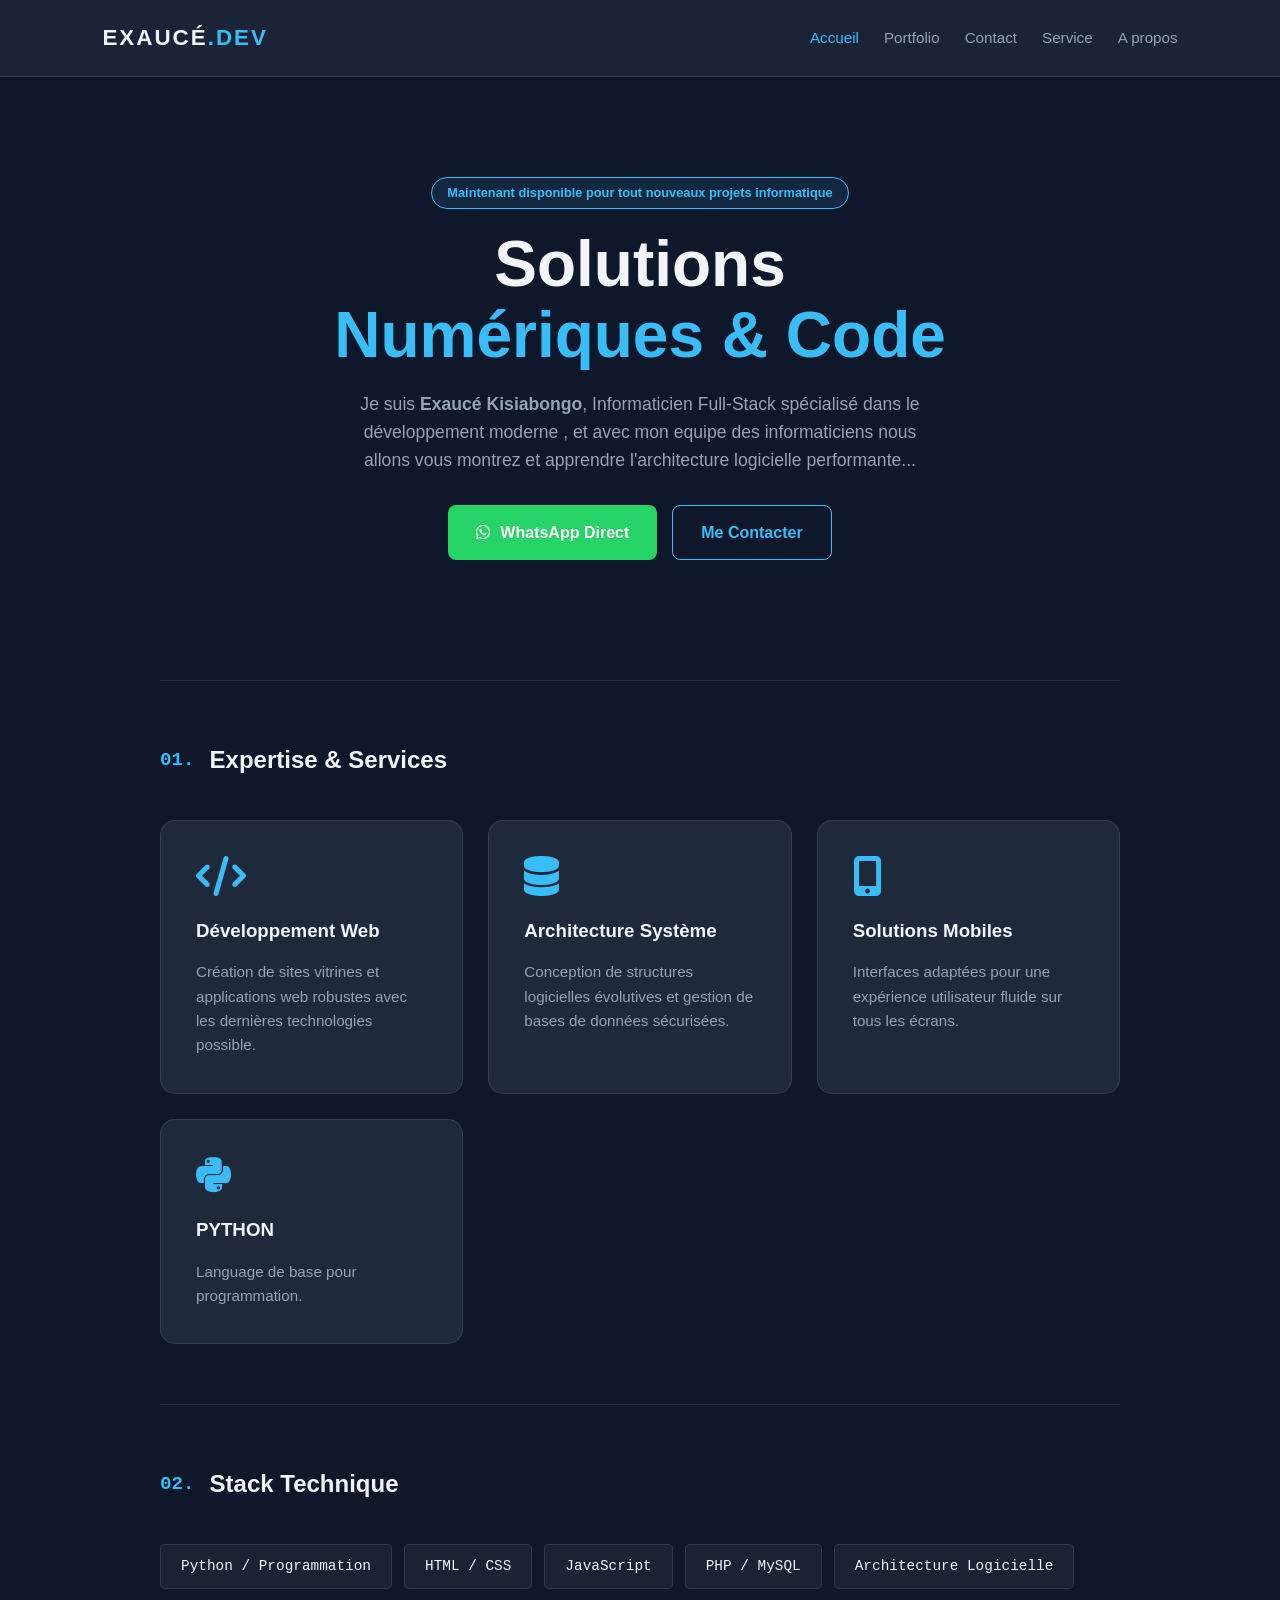
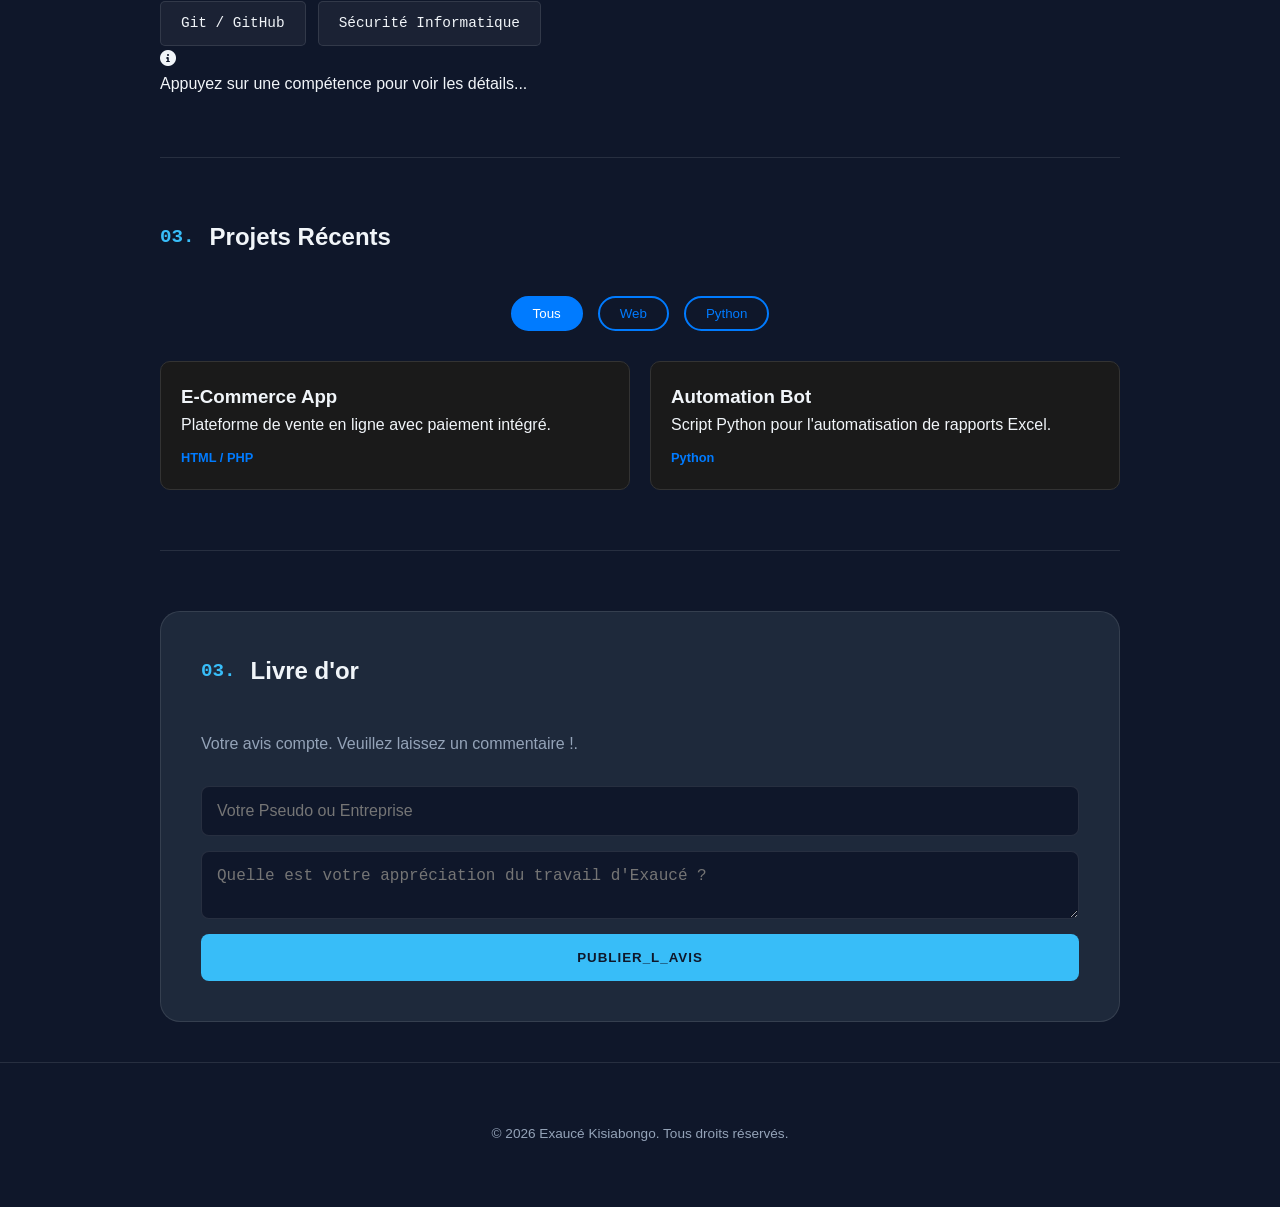
<file: index.html>
<!DOCTYPE html>
<html lang="fr">
<head>
    <meta charset="UTF-8">
    <meta name="viewport" content="width=device-width, initial-scale=1.0">
    <title>Exaucé.Dev | Portfolio Officiel</title>
    <link rel="stylesheet" href="style.css">
    <link rel="stylesheet" href="https://cdnjs.cloudflare.com/ajax/libs/font-awesome/6.0.0/css/all.min.css">
</head>
<body>

    <div id="loader"><div class="pulse"></div></div>

    <div id="main-content">
        <nav class="navbar">
            <div class="logo">EXAUCÉ<span>.DEV</span></div>
            <ul class="nav-links">
                <li><a href="index.html" class="active">Accueil</a></li>
                <li><a href="portfolio.html">Portfolio</a></li>
                <li><a href="contact.html">Contact</a></li>
                <li><a href="service.html">Service</a></li>
                <li><a href="apropos.html">A propos</a></li>
            </ul>
        </nav>

        <main class="container">
            <section class="hero">
                <div class="badge">Maintenant disponible pour tout nouveaux projets informatique</div>
                <h1>Solutions <br><span>Numériques & Code</span></h1>
                <p>Je suis <strong>Exaucé Kisiabongo</strong>, Informaticien Full-Stack spécialisé dans le développement moderne , et avec mon equipe des informaticiens nous allons vous montrez et apprendre l'architecture logicielle performante...</p>
                <div class="cta-buttons">
                    <a href="https://wa.me/243842317817?text=Bonjour%20Exaucé,%20je%20souhaite%20discuter%20d'un%20projet." 
                       target="_blank" class="btn-wa">
                       <i class="fab fa-whatsapp"></i> WhatsApp Direct
                    </a>
                    <a href="contact.html" class="btn-contact">Me Contacter</a>
                </div>
            </section>

            <hr class="separator">

            <section class="info-section">
                <div class="section-title">
                    <span>01.</span>
                    <h2>Expertise & Services</h2>
                </div>
                
                <div class="services-grid">
                    <div class="service-card">
                        <i class="fas fa-code"></i>
                        <h3>Développement Web</h3>
                        <p>Création de sites vitrines et applications web robustes avec les dernières technologies possible.</p>
                    </div>
                    <div class="service-card">
                        <i class="fas fa-database"></i>
                        <h3>Architecture Système</h3>
                        <p>Conception de structures logicielles évolutives et gestion de bases de données sécurisées.</p>
                    </div>
                    <div class="service-card">
                        <i class="fas fa-mobile-alt"></i>
                        <h3>Solutions Mobiles</h3>
                        <p>Interfaces adaptées pour une expérience utilisateur fluide sur tous les écrans.</p>
                    </div>
                    
                    <div class="service-card">
                        <i class="fab fa-python"></i>
                        <h3>PYTHON </h3>
                        <p>Language de base pour programmation.</p>
                    </div>
                </div>
            </section>

            
            
            <hr class="separator">

            <section class="skills-section">
                <div class="section-title">
                    <span>02.</span>
                    <h2>Stack Technique</h2>
                </div>
                <div class="skills-tags">
                    <span class="skill-clickable" data-info="Expertise en Python pour l'automatisation, le scripting et l'analyse de données.">Python / Programmation</span>
                    <span class="skill-clickable" data-info="Maîtrise du HTML5 pour la structure et CSS3 pour des designs modernes et responsifs.">HTML / CSS</span>
                    <span class="skill-clickable" data-info="Développement d'interfaces dynamiques et interactives côté client avec JS moderne.">JavaScript </span>
                    <span class="skill-clickable" data-info="Conception de systèmes dynamiques avec PHP et gestion de bases de données MySQL.">PHP / MySQL</span>
                    <span class="skill-clickable" data-info="Planification et organisation des composants logiciels pour une performance maximale.">Architecture Logicielle</span>
                    <span class="skill-clickable" data-info="Gestion de version et collaboration efficace sur des dépôts de code distants.">Git / GitHub</span>
                    <span class="skill-clickable" data-info="Protection des systèmes et mise en place de protocoles de sécurité robustes.">Sécurité Informatique</span>
                </div>

                <div id="skill-detail-box" class="skill-detail-hidden">
                    <i class="fas fa-info-circle"></i>
                    <p id="skill-text">Appuyez sur une compétence pour voir les détails...</p>
                </div>
            </section>
            
            
             <hr class="separator">

<section class="projects-section">
    <div class="section-title">
        <span>03.</span>
        <h2>Projets Récents</h2>
    </div>

    <div class="filter-buttons">
        <button class="btn-filter active" data-filter="all">Tous</button>
        <button class="btn-filter" data-filter="web">Web</button>
        <button class="btn-filter" data-filter="python">Python</button>
    </div>

    <div class="projects-grid">
        <div class="project-card" data-category="web">
            <div class="project-content">
                <h3>E-Commerce App</h3>
                <p>Plateforme de vente en ligne avec paiement intégré.</p>
                <span class="tag">HTML / PHP</span>
            </div>
        </div>

        <div class="project-card" data-category="python">
            <div class="project-content">
                <h3>Automation Bot</h3>
                <p>Script Python pour l'automatisation de rapports Excel.</p>
                <span class="tag">Python</span>
            </div>
        </div>
    </div>
</section>


            <hr class="separator">
            <section class="feedback-section">
                <div class="section-title">
                    <span>03.</span>
                    <h2>Livre d'or</h2>
                </div>
                <p class="section-desc">Votre avis compte. Veuillez laissez un commentaire !.</p>
                
                <div class="comment-box">
                    <form action="https://formspree.io/f/mzdjrdkp" method="POST" id="comment-form">
                        <input type="text" name="pseudo" placeholder="Votre Pseudo ou Entreprise" required maxlength="30">
                        <textarea name="message" placeholder="Quelle est votre appréciation du travail d'Exaucé ?" required maxlength="500"></textarea>
                        
                        <input type="text" name="_gotcha" style="display:none">
                        
                        <button type="submit" class="btn-submit">PUBLIER_L_AVIS</button>
                    </form>
                    <div id="status-msg"></div>
                </div>
            </section>
        </main>

        <footer class="footer">
            <p>&copy; 2026 Exaucé Kisiabongo. Tous droits réservés.</p>
        </footer >
    </div>

    <script src="script.js"></script>
</body>
</html>
</file>
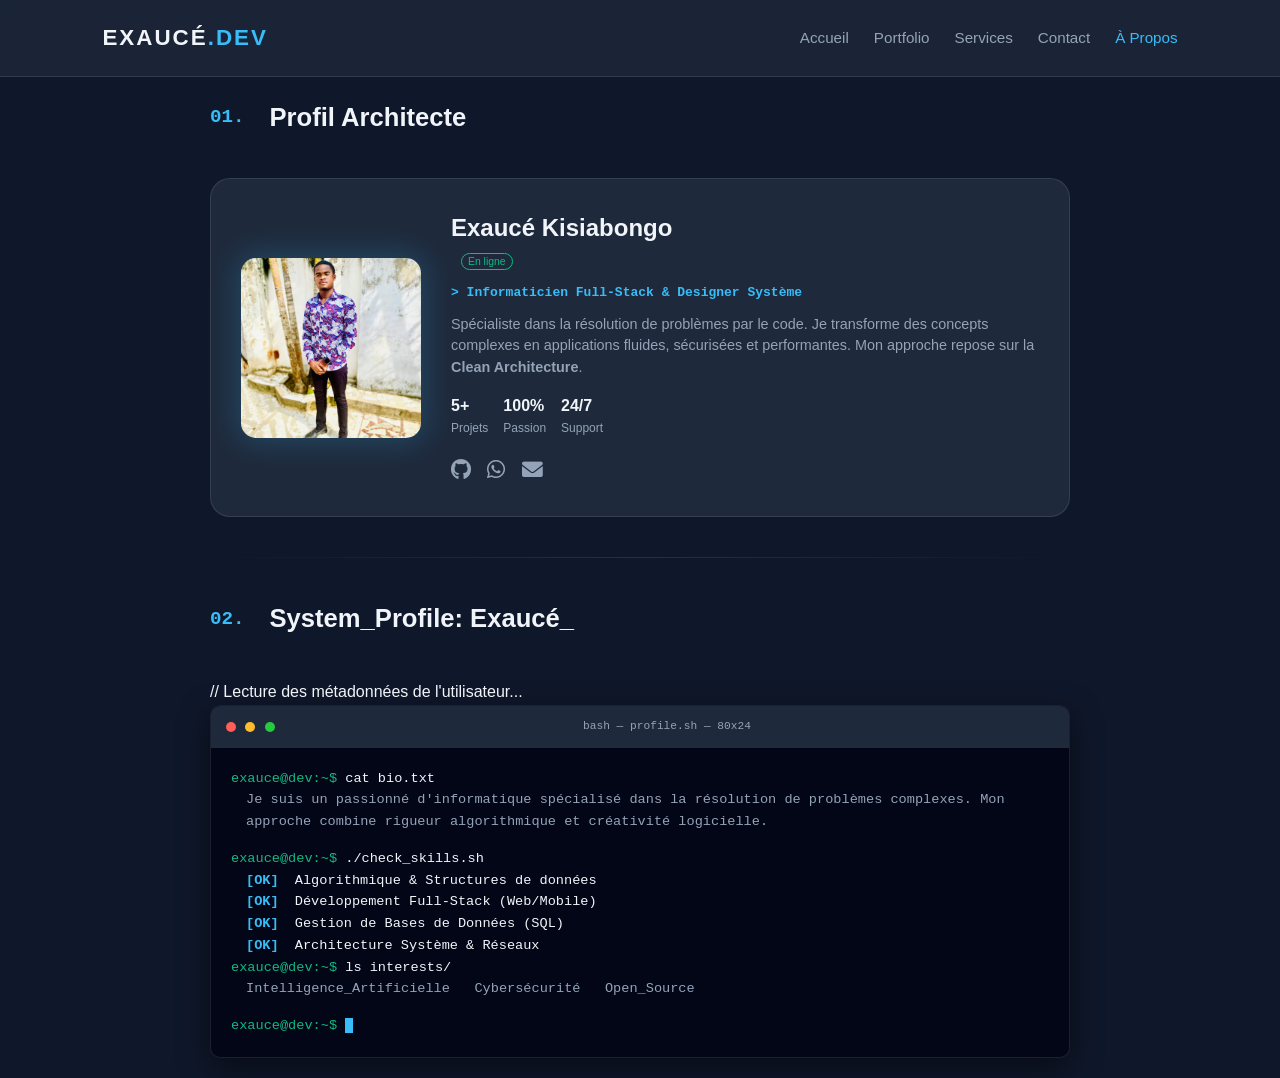
<file: apropos.html>
<!DOCTYPE html>
<html lang="fr">
<head>
    <meta charset="UTF-8">
    <meta name="viewport" content="width=device-width, initial-scale=1.0">
    <title>À Propos | Exaucé Dev</title>
    <link rel="stylesheet" href="https://cdnjs.cloudflare.com/ajax/libs/font-awesome/6.0.0/css/all.min.css">
    <link rel="stylesheet" href="style.css">
    <link rel="stylesheet" href="apropos.css">
</head>
<body class="about-page">
    <header>
        <nav class="navbar">
            <div class="logo">EXAUCÉ<span>.DEV</span></div>
            <ul class="nav-links">
                <li><a href="index.html">Accueil</a></li>
                <li><a href="portfolio.html">Portfolio</a></li>
                <li><a href="service.html">Services</a></li>
                <li><a href="contact.html">Contact</a></li>
                <li><a href="apropos.html" class="active">À Propos</a></li>
            </ul>
        </nav>
    </header>

    <main class="container">
        <section class="creator-section">
            <div class="section-title">
                <span>01.</span>
                <h2>Profil Architecte</h2>
            </div>

            <div class="creator-card">
                <div class="creator-visual">
                    <img src="exauce.jpg" alt="Exaucé Kisiabongo" class="profile-img">
                    <div class="glow-effect"></div>
                </div>

                <div class="creator-content">
                    <div class="header-content">
                        <h3>Exaucé Kisiabongo</h3>
                        <span class="status-indicator">En ligne</span>
                    </div>
                    <p class="role">&gt; Informaticien Full-Stack & Designer Système</p>
                    <p class="bio">
                        Spécialiste dans la résolution de problèmes par le code. Je transforme des concepts complexes en applications fluides, sécurisées et performantes. Mon approche repose sur la <strong>Clean Architecture</strong>.
                    </p>

                    <div class="creator-stats">
                        <div class="stat"><span>5+</span> Projets</div>
                        <div class="stat"><span>100%</span> Passion</div>
                        <div class="stat"><span>24/7</span> Support</div>
                    </div>

                    <div class="creator-social">
                        <a href="https://github.com/ton-pseudo" target="_blank" title="GitHub"><i class="fab fa-github"></i></a>
                        <a href="https://wa.me/243842317817" target="_blank" title="WhatsApp"><i class="fab fa-whatsapp"></i></a>
                        <a href="mailto:kisiabongoamange@gmail.com" title="Email"><i class="fas fa-envelope"></i></a>
                    </div>
                </div>
            </div>
        </section>

        <hr class="separator">

        <section class="about-header">
            <div class="section-title">
                <span>02.</span>
                <h2>System_Profile: Exaucé_</h2>
            </div>
            <p class="meta-text">// Lecture des métadonnées de l'utilisateur...</p>
        </section>

        <div class="terminal-window">
            <div class="terminal-bar">
                <div class="buttons">
                    <span class="close"></span>
                    <span class="minimize"></span>
                    <span class="maximize"></span>
                </div>
                <div class="title">bash — profile.sh — 80x24</div>
            </div>

            <div class="terminal-body" id="terminal-content">
                <p><span class="prompt">exauce@dev:~$</span> cat bio.txt</p>
                <p class="response">Je suis un passionné d'informatique spécialisé dans la résolution de problèmes complexes. Mon approche combine rigueur algorithmique et créativité logicielle.</p>

                <p><span class="prompt">exauce@dev:~$</span> ./check_skills.sh</p>
                <ul class="skill-logs">
                    <li><span class="status">[OK]</span> Algorithmique & Structures de données</li>
                    <li><span class="status">[OK]</span> Développement Full-Stack (Web/Mobile)</li>
                    <li><span class="status">[OK]</span> Gestion de Bases de Données (SQL)</li>
                    <li><span class="status">[OK]</span> Architecture Système & Réseaux</li>
                </ul>

                <p><span class="prompt">exauce@dev:~$</span> ls interests/</p>
                <p class="response">Intelligence_Artificielle &nbsp; Cybersécurité &nbsp; Open_Source</p>

                <p><span class="prompt">exauce@dev:~$</span> <span class="cursor"></span></p>
            </div>
        </div>
    </main>

    <script src="apropos.js"></script>
</body>
</html>
</file>
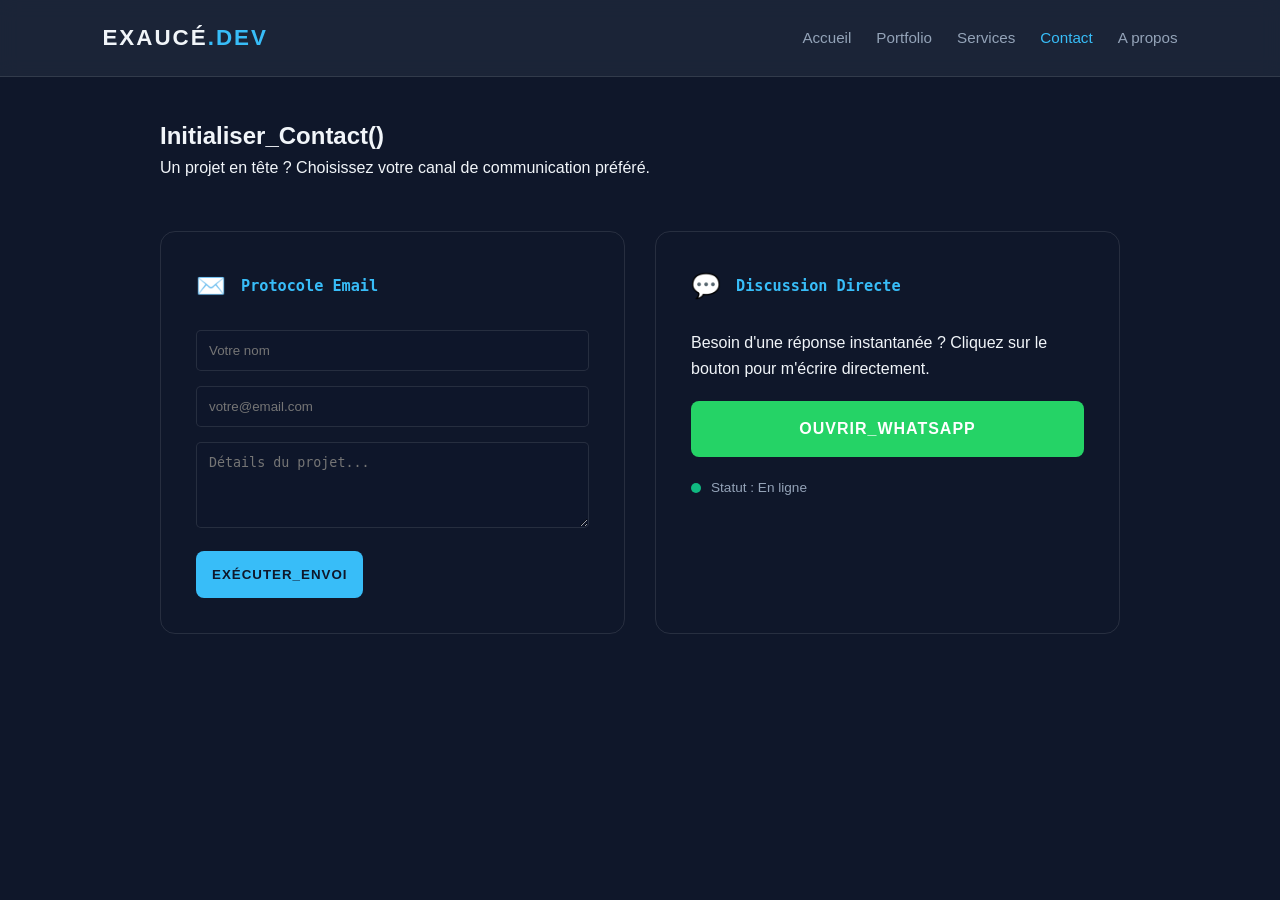
<file: contact.html>
<!DOCTYPE html>
<html lang="fr">
<head>
    <meta charset="UTF-8">
    <meta name="viewport" content="width=device-width, initial-scale=1.0">
    <title>Contact | Exaucé.Dev</title>
    <link rel="stylesheet" href="style.css">
    <link rel="stylesheet" href="contact.css">
</head>
<body class="contact-page">

    <nav class="navbar">
        <div class="logo">EXAUCÉ<span>.DEV</span></div>
        <ul class="nav-links">
            <li><a href="index.html">Accueil</a></li>
            <li><a href="portfolio.html">Portfolio</a></li>
            <li><a href="service.html">Services</a></li>
            <li><a href="contact.html" class="active">Contact</a></li>
            <li><a href="apropos.html">A propos</a></li>
        </ul>
    </nav>

    <main class="container">
        <section class="contact-header">
            <h1>Initialiser_Contact()</h1>
            <p>Un projet en tête ? Choisissez votre canal de communication préféré.</p>
        </section>

        <div class="contact-grid">
            <div class="contact-box">
                <div class="box-header">
                    <span class="icon">✉️</span>
                    <h3>Protocole Email</h3>
                </div>
                <form action="https://formspree.io/f/mzdjrdkp" method="POST" id="contact-form">
                    <div class="input-field">
                        <input type="text" name="name" placeholder="Votre nom" required>
                    </div>
                    <div class="input-field">
                        <input type="email" name="email" placeholder="votre@email.com" required>
                    </div>
                    <div class="input-field">
                        <textarea name="message" rows="4" placeholder="Détails du projet..." required></textarea>
                    </div>
                    <button type="submit" class="btn-submit">EXÉCUTER_ENVOI</button>
                </form>
                <div id="form-status"></div>
            </div>

            <div class="contact-box whatsapp-box">
                <div class="box-header">
                    <span class="icon">💬</span>
                    <h3>Discussion Directe</h3>
                </div>
                <p class="whatsapp-desc">Besoin d'une réponse instantanée ? Cliquez sur le bouton pour m'écrire directement.</p>
                
                <a href="https://wa.me/243842317817?text=Bonjour%20Exaucé,%20je%20viens%20de%20découvrir%20votre%20portfolio%20et%20j'aimerais%20discuter%20d'un%20projet%20avec%20vous." 
                   target="_blank" class="btn-whatsapp">
                    OUVRIR_WHATSAPP
                </a>

                <div class="status-badge">
                    <span class="pulse-dot"></span>
                    <span>Statut : En ligne</span>
                </div>
            </div>
        </div>
    </main>

    <script src="contact.js"></script>
</body>
</html>
</file>
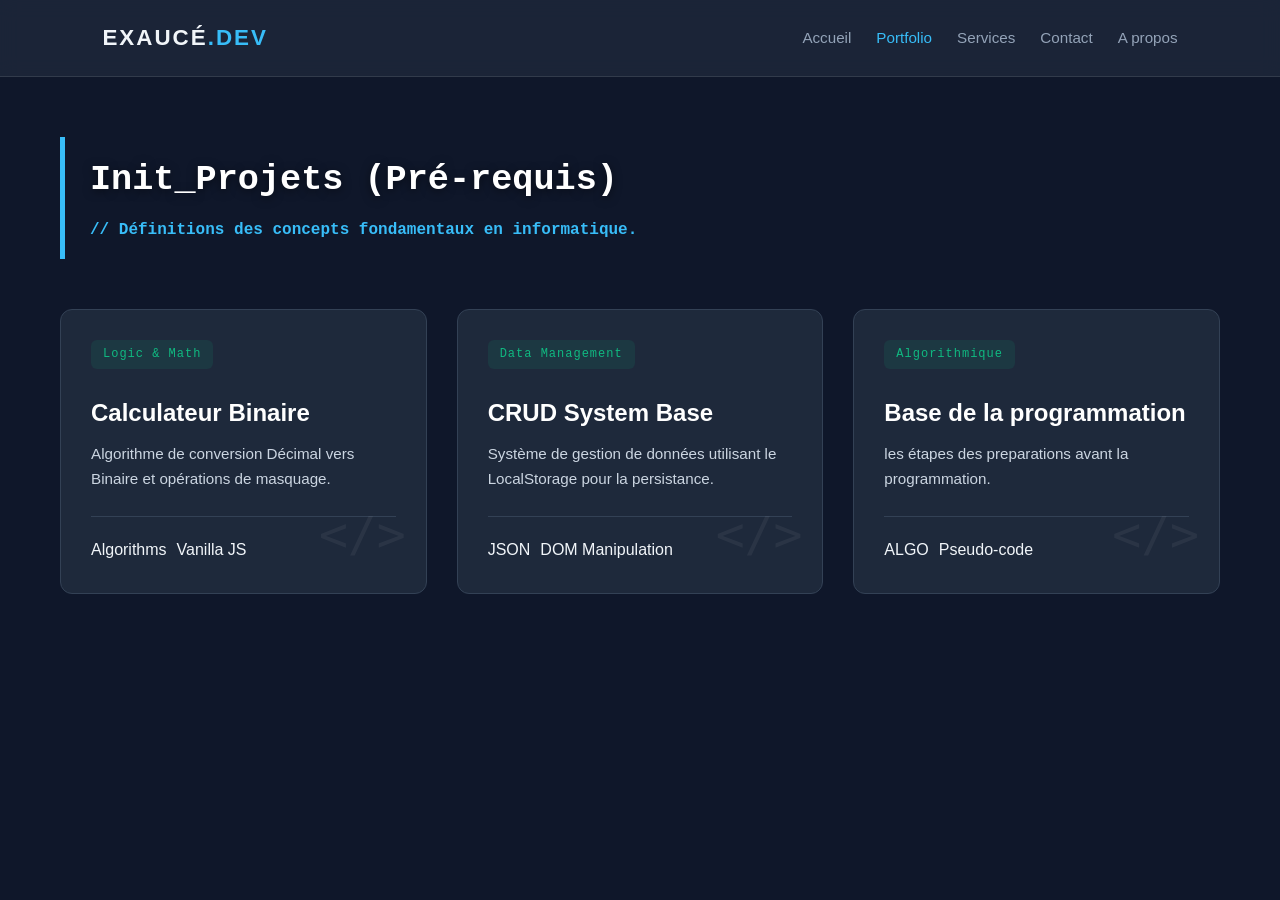
<file: portfolio.html>
<!DOCTYPE html>
<html lang="fr">
<head>
    <meta charset="UTF-8">
    <meta name="viewport" content="width=device-width, initial-scale=1.0">
    <title>Portfolio | Exaucé Kisiabongo</title>
    <link rel="stylesheet" href="style.css">
    <link rel="stylesheet" href="portfolio.css">
</head>
<body class="tech-theme">
    <header>
        <nav class="navbar">
            <div class="logo">EXAUCÉ<span>.DEV</span></div>
            <ul class="nav-links">
                <li><a href="index.html">Accueil</a></li>
                <li><a href="portfolio.html" class="active">Portfolio</a></li>
                <li><a href="service.html">Services</a></li>
                <li><a href="contact.html">Contact</a></li>
                <li><a href="apropos.html">A propos</a></l
            </ul>
        </nav>
    </header>

    <main class="portfolio-container">
        <section class="portfolio-header">
            <h1>Init_Projets (Pré-requis)</h1>
            <p>// Définitions des concepts fondamentaux en informatique.</p>
        </section>

        <div class="project-grid">
            <article class="project-card">
                <div class="category-tag">Logic & Math</div>
                <h3>Calculateur Binaire</h3>
                <p>Algorithme de conversion Décimal vers Binaire et opérations de masquage.</p>
                <div class="tech-stack">
                    <span class="tech-badge">Algorithms</span>
                    <span class="tech-badge">Vanilla JS</span>
                </div>
            </article>

            <article class="project-card">
                <div class="category-tag">Data Management</div>
                <h3>CRUD System Base</h3>
                <p>Système de gestion de données utilisant le LocalStorage pour la persistance.</p>
                <div class="tech-stack">
                    <span class="tech-badge">JSON</span>
                    <span class="tech-badge">DOM Manipulation</span>
                </div>
            </article>
            
             <article class="project-card">
                <div class="category-tag">Algorithmique</div>
                <h3>Base de la programmation</h3>
                <p>les étapes des preparations avant la programmation.</p>
                <div class="tech-stack">
                    <span class="tech-badge">ALGO</span>
                    <span class="tech-badge">Pseudo-code</span>
                </div>
            </article>
            
        </div>
    </main>

    <script src="../script.js"></script>
</body>
</html>
</file>
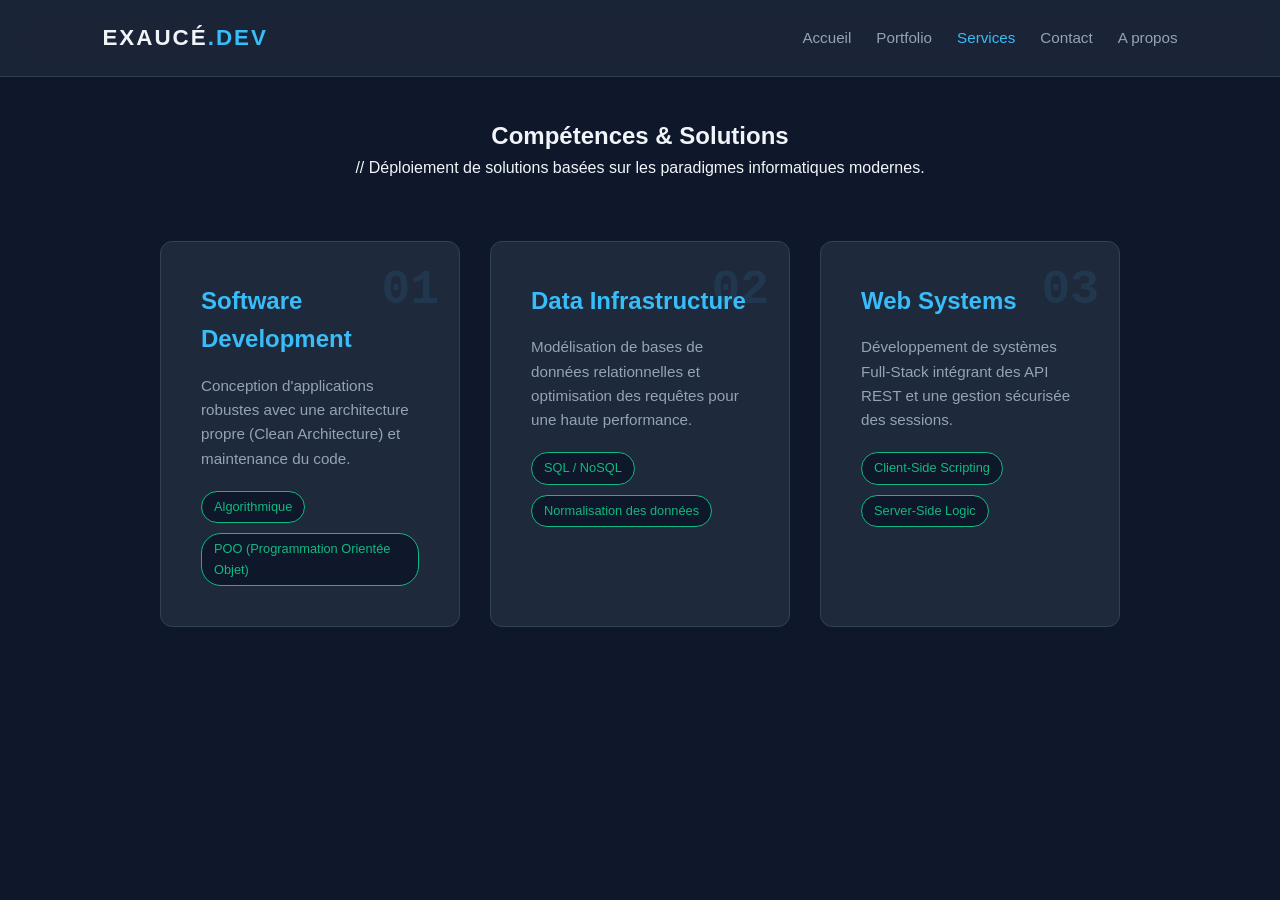
<file: service.html>
<!DOCTYPE html>
<html lang="fr">
<head>
    <meta charset="UTF-8">
    <meta name="viewport" content="width=device-width, initial-scale=1.0">
    <title>Services | Exaucé Kisiabongo</title>
    <link rel="stylesheet" href="style.css">
    <link rel="stylesheet" href="service.css">
</head>
<body class="services-page">
    <header>
        <nav class="navbar">
            <div class="logo">EXAUCÉ<span>.DEV</span></div>
            <ul class="nav-links">
                <li><a href="index.html">Accueil</a></li>
                <li><a href="portfolio.html">Portfolio</a></li>
                <li><a href="service.html" class="active">Services</a></li>
                <li><a href="contact.html">Contact</a></li>
                <li><a href="apropos.html">A propos</a></li>
            </ul>
        </nav>
    </header>

    <main class="container">
        <section class="services-intro">
            <h1>Compétences & Solutions</h1>
            <p>// Déploiement de solutions basées sur les paradigmes informatiques modernes.</p>
        </section>

          <div class="services-grid">
    <div class="service-card">
        <div class="icon">01</div>
        <h3>Software Development</h3>
        <p>Conception d'applications robustes avec une architecture propre (Clean Architecture) et maintenance du code.</p>
        <ul class="tech-list">
            <li class="clickable-tech" data-info="L'algorithmique est l'ensemble des règles et étapes logiques permettant de résoudre un problème complexe de manière optimale.">Algorithmique</li>
            <li class="clickable-tech" data-info="La POO est un modèle de programmation basé sur le concept d'objets, qui peuvent contenir des données et du code.">POO (Programmation Orientée Objet)</li>
        </ul>
        <div class="info-box"></div> </div>

    <div class="service-card">
        <div class="icon">02</div>
        <h3>Data Infrastructure</h3>
        <p>Modélisation de bases de données relationnelles et optimisation des requêtes pour une haute performance.</p>
        <ul class="tech-list">
            <li class="clickable-tech" data-info="SQL est utilisé pour les données structurées, tandis que NoSQL permet de gérer des données non structurées et massives.">SQL / NoSQL</li>
            <li class="clickable-tech" data-info="La normalisation consiste à organiser les données pour minimiser la redondance et améliorer l'intégrité de la base.">Normalisation des données</li>
        </ul>
        <div class="info-box"></div>
    </div>

    <div class="service-card">
        <div class="icon">03</div>
        <h3>Web Systems</h3>
        <p>Développement de systèmes Full-Stack intégrant des API REST et une gestion sécurisée des sessions.</p>
        <ul class="tech-list">
            <li class="clickable-tech" data-info="Le Client-Side concerne tout ce que l'utilisateur voit (HTML/CSS/JS) dans son navigateur.">Client-Side Scripting</li>
            <li class="clickable-tech" data-info="Le Server-Side concerne la logique métier, la sécurité et la communication avec la base de données.">Server-Side Logic</li>
        </ul>
        <div class="info-box"></div>
    </div>
</div>

        
    </main>

    <script src="service.js"></script>
</body>
</html>
</file>
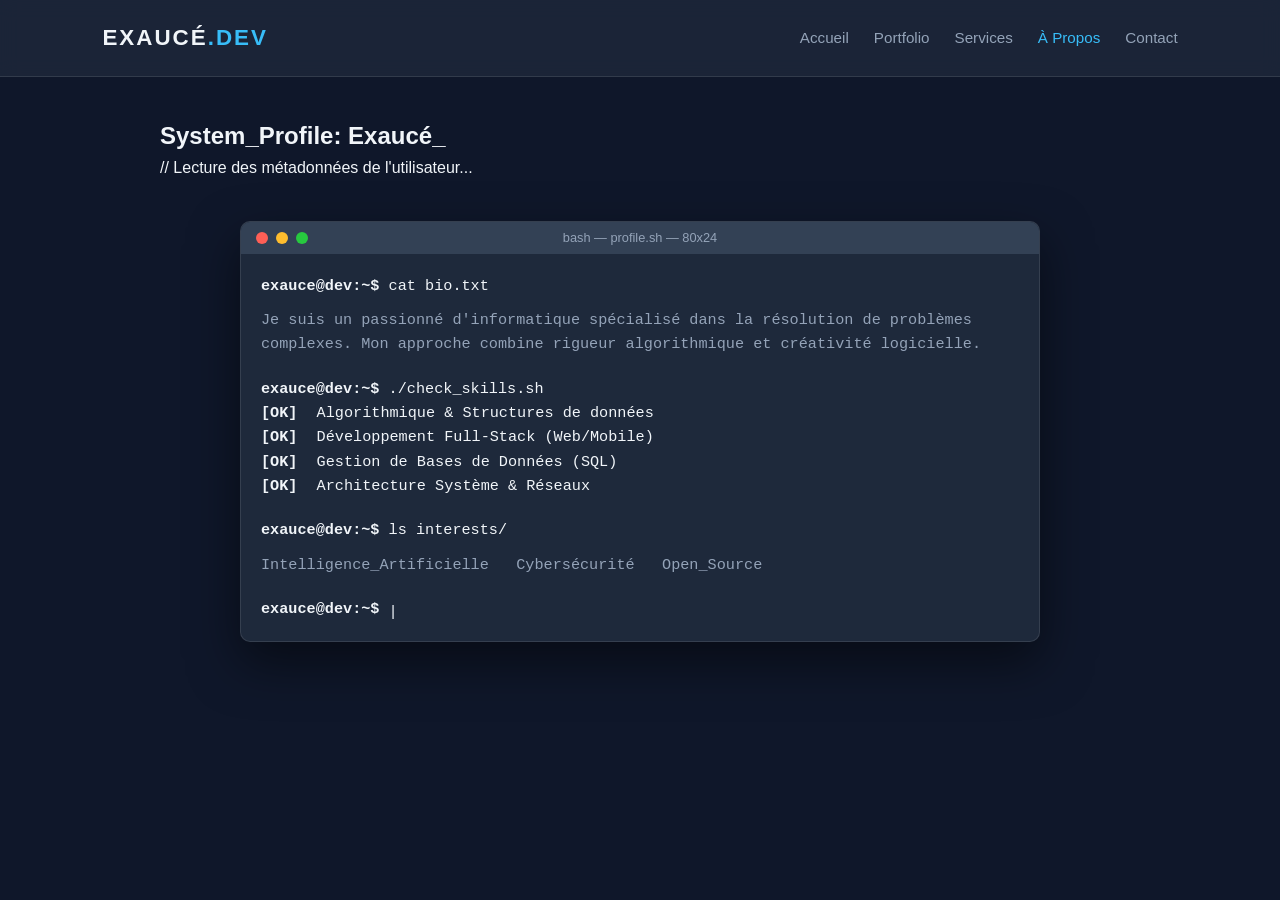
<file: à propos.html>
<!DOCTYPE html>
<html lang="fr">
<head>
    <meta charset="UTF-8">
    <meta name="viewport" content="width=device-width, initial-scale=1.0">
    <title>À Propos | Exaucé Dev</title>
    <link rel="stylesheet" href="style.css">
    <link rel="stylesheet" href="à propos.css">
</head>
<body class="about-page">
    <header>
        <nav class="navbar">
            <div class="logo">EXAUCÉ<span>.DEV</span></div>
            <ul class="nav-links">
                <li><a href="../index.html">Accueil</a></li>
                <li><a href="portfolio.html">Portfolio</a></li>
                <li><a href="service.html">Services</a></li>
                <li><a href="apropos.html" class="active">À Propos</a></li>
                <li><a href="contact.html">Contact</a></li>
            </ul>
        </nav>
    </header>

    <main class="container">
        <section class="about-header">
            <h1>System_Profile: Exaucé_</h1>
            <p>// Lecture des métadonnées de l'utilisateur...</p>
        </section>

        <div class="terminal-window">
            <div class="terminal-bar">
                <div class="buttons">
                    <span class="close"></span>
                    <span class="minimize"></span>
                    <span class="maximize"></span>
                </div>
                <div class="title">bash — profile.sh — 80x24</div>
            </div>
            
            <div class="terminal-body" id="terminal-content">
                <p><span class="prompt">exauce@dev:~$</span> cat bio.txt</p>
                <p class="response">Je suis un passionné d'informatique spécialisé dans la résolution de problèmes complexes. Mon approche combine rigueur algorithmique et créativité logicielle.</p>
                
                <p><span class="prompt">exauce@dev:~$</span> ./check_skills.sh</p>
                <ul class="skill-logs">
                    <li><span class="status">[OK]</span> Algorithmique & Structures de données</li>
                    <li><span class="status">[OK]</span> Développement Full-Stack (Web/Mobile)</li>
                    <li><span class="status">[OK]</span> Gestion de Bases de Données (SQL)</li>
                    <li><span class="status">[OK]</span> Architecture Système & Réseaux</li>
                </ul>

                <p><span class="prompt">exauce@dev:~$</span> ls interests/</p>
                <p class="response">Intelligence_Artificielle &nbsp; Cybersécurité &nbsp; Open_Source</p>
                
                <p><span class="prompt">exauce@dev:~$</span> <span class="cursor">|</span></p>
            </div>
        </div>
    </main>

    <script src="../script.js"></script>
</body>
</html>
</file>
<file: style.css>
.project-card {
    transition: opacity 0.3s ease, transform 0.3s ease;
}

.filter-buttons {
    display: flex;
    justify-content: center;
    gap: 15px;
    margin-bottom: 30px;
}

.btn-filter {
    padding: 8px 20px;
    border: 2px solid #007bff;
    background: transparent;
    color: #007bff;
    cursor: pointer;
    border-radius: 20px;
    transition: 0.3s;
}

.btn-filter.active, .btn-filter:hover {
    background: #007bff;
    color: white;
}

.projects-grid {
    display: grid;
    grid-template-columns: repeat(auto-fit, minmax(280px, 1fr));
    gap: 20px;
}

.project-card {
    background: #1a1a1a;
    border: 1px solid #333;
    padding: 20px;
    border-radius: 10px;
    transition: transform 0.3s ease;
}

.project-card:hover {
    transform: translateY(-5px);
}

.project-card.hidden {
    display: none;
}

.tag {
    display: inline-block;
    margin-top: 10px;
    font-size: 0.8rem;
    color: #007bff;
    font-weight: bold;
}


.navbar {
    display: flex;
    justify-content: space-between; /* Espace le logo des liens */
    align-items: center;
    padding: 15px 5%;
    background: rgba(15, 23, 42, 0.95);
    position: sticky;
    top: 0;
    z-index: 1000;
}

.nav-links {
    display: flex;
    list-style: none;
    gap: 15px; /* Espace entre Accueil, Portfolio, etc. */
}

/* Version Mobile : Empêche le chevauchement */
@media (max-width: 600px) {
    .navbar {
        flex-direction: column; /* Met le logo au-dessus des liens sur petit écran */
        gap: 10px;
    }
    
    .nav-links {
        gap: 10px;
        font-size: 0.85rem; /* Réduit un peu la taille pour que tout tienne */
    }
}


/* --- VARIABLES ET RESET --- */
:root {
    --bg: #0f172a;           /* Bleu nuit profond */
    --card: #1e293b;         /* Bleu ardoise pour les cartes */
    --accent: #38bdf8;       /* Bleu ciel (Electric Blue) */
    --text: #f1f5f9;         /* Blanc cassé pour le texte */
    --text-dim: #94a3b8;     /* Texte grisé pour les descriptions */
    --border: rgba(255, 255, 255, 0.1);
    --wa-green: #25D366;     /* Vert WhatsApp */
}

* {
    margin: 0;
    padding: 0;
    box-sizing: border-box;
}

html {
    scroll-behavior: smooth;
}

body {
    background-color: var(--bg) !important;
    color: var(--text);
    font-family: 'Segoe UI', Tahoma, Geneva, Verdana, sans-serif;
    line-height: 1.6;
    overflow-x: hidden;
}

/* --- NAVIGATION --- */
.navbar {
    display: flex;
    justify-content: space-between;
    align-items: center;
    padding: 20px 8%;
    background: rgba(30, 41, 59, 0.8);
    backdrop-filter: blur(10px);
    position: sticky;
    top: 0;
    z-index: 1000;
    border-bottom: 1px solid var(--border);
}

.logo {
    font-size: 1.4rem;
    font-weight: bold;
    letter-spacing: 2px;
}

.logo span {
    color: var(--accent);
}

.nav-links {
    display: flex;
    list-style: none;
    gap: 25px;
}

.nav-links a {
    color: var(--text-dim);
    text-decoration: none;
    font-size: 0.95rem;
    transition: 0.3s;
}

.nav-links a:hover, .nav-links a.active {
    color: var(--accent);
}

/* --- MISE EN PAGE GÉNÉRALE --- */
.container {
    max-width: 1000px;
    margin: 0 auto;
    padding: 40px 20px;
}

.separator {
    border: 0;
    border-top: 1px solid var(--border);
    margin: 60px 0;
}

.section-title {
    display: flex;
    align-items: center;
    gap: 15px;
    margin-bottom: 40px;
}

.section-title span {
    color: var(--accent);
    font-family: monospace;
    font-size: 1.2rem;
    font-weight: bold;
}

/* --- SECTION HERO (ACCUEIL) --- */
.hero {
    text-align: center;
    padding: 60px 0;
}

.badge {
    display: inline-block;
    background: rgba(56, 189, 248, 0.1);
    color: var(--accent);
    padding: 5px 15px;
    border-radius: 20px;
    font-size: 0.8rem;
    font-weight: bold;
    margin-bottom: 20px;
    border: 1px solid var(--accent);
}

.hero h1 {
    font-size: clamp(2.5rem, 8vw, 4rem);
    line-height: 1.1;
    margin-bottom: 20px;
}

.hero h1 span {
    color: var(--accent);
}

.hero p {
    color: var(--text-dim);
    max-width: 600px;
    margin: 0 auto 30px;
    font-size: 1.1rem;
}

.cta-buttons {
    display: flex;
    justify-content: center;
    gap: 15px;
    flex-wrap: wrap;
}

.btn-wa {
    background-color: var(--wa-green);
    color: white;
    padding: 14px 28px;
    border-radius: 8px;
    text-decoration: none;
    font-weight: bold;
    display: flex;
    align-items: center;
    gap: 10px;
    transition: 0.3s;
}

.btn-contact {
    border: 1px solid var(--accent);
    color: var(--accent);
    padding: 14px 28px;
    border-radius: 8px;
    text-decoration: none;
    font-weight: bold;
    transition: 0.3s;
}

.btn-wa:hover, .btn-contact:hover {
    transform: translateY(-3px);
    box-shadow: 0 10px 20px rgba(0, 0, 0, 0.2);
}

/* --- SERVICES & EXPERTISE --- */
.services-grid {
    display: grid;
    grid-template-columns: repeat(auto-fit, minmax(280px, 1fr));
    gap: 25px;
}

.service-card {
    background: var(--card);
    padding: 35px;
    border-radius: 15px;
    border: 1px solid var(--border);
    transition: 0.3s ease;
}

.service-card:hover {
    border-color: var(--accent);
    transform: translateY(-5px);
}

.service-card i {
    font-size: 2.5rem;
    color: var(--accent);
    margin-bottom: 20px;
}

.service-card h3 {
    margin-bottom: 15px;
}

.service-card p {
    color: var(--text-dim);
    font-size: 0.95rem;
}

/* --- SKILLS / TECHNOLOGIES --- */
.skills-tags {
    display: flex;
    flex-wrap: wrap;
    gap: 12px;
}

.skills-tags span {
    background: rgba(255, 255, 255, 0.05);
    padding: 10px 20px;
    border-radius: 5px;
    border: 1px solid var(--border);
    font-family: monospace;
    font-size: 0.9rem;
    transition: 0.3s;
}

.skills-tags span:hover {
    background: var(--accent);
    color: var(--bg);
}

/* --- LIVRE D'OR (COMMENTAIRES) --- */
.feedback-section {
    background: var(--card);
    padding: 40px;
    border-radius: 20px;
    border: 1px solid var(--border);
}

.section-desc {
    color: var(--text-dim);
    margin-bottom: 30px;
}

.comment-box form {
    display: flex;
    flex-direction: column;
    gap: 15px;
}

.comment-box input, .comment-box textarea {
    width: 100%;
    background: var(--bg);
    border: 1px solid var(--border);
    color: white;
    padding: 15px;
    border-radius: 8px;
    outline: none;
    font-size: 1rem;
}

.comment-box input:focus, .comment-box textarea:focus {
    border-color: var(--accent);
}

.btn-submit {
    background: var(--accent);
    color: var(--bg);
    border: none;
    padding: 16px;
    font-weight: bold;
    border-radius: 8px;
    cursor: pointer;
    text-transform: uppercase;
    letter-spacing: 1px;
    transition: 0.3s;
}

.btn-submit:hover {
    filter: brightness(1.1);
}

/* --- LOADER & ANIMATIONS --- */
#loader {
    position: fixed;
    inset: 0;
    background: var(--bg);
    z-index: 2000;
    display: flex;
    justify-content: center;
    align-items: center;
}

.pulse {
    width: 50px;
    height: 50px;
    background: var(--accent);
    border-radius: 50%;
    animation: pulse-anim 1.2s infinite ease-in-out;
}

@keyframes pulse-anim {
    0% { transform: scale(0); opacity: 1; }
    100% { transform: scale(1.5); opacity: 0; }
}

#main-content {
    opacity: 0;
    transition: 1s ease-in;
}

/* --- FOOTER --- */
.footer {
    text-align: center;
    padding: 60px 20px;
    color: var(--text-dim);
    font-size: 0.85rem;
    border-top: 1px solid var(--border);
}

/* --- RESPONSIVE MOBILE --- */
@media (max-width: 768px) {
    .navbar { padding: 15px 5%; }
    .nav-links { gap: 12px; }
    .nav-links a { font-size: 0.8rem; }
    .hero h1 { font-size: 2.2rem; }
    .feedback-section { padding: 25px; }
}
</file>
<file: apropos.css>
/* --- VARIABLES --- */
:root {
    --bg-tech: #0f172a;
    --card: #1e293b;
    --border: rgba(255, 255, 255, 0.1);
    --accent: #38bdf8;
    --text: #f1f5f9;
    --text-dim: #94a3b8;
    --code-green: #10b981;
}

/* --- BASE --- */
.about-page {
    background-color: var(--bg-tech);
    color: var(--text);
    font-family: 'Segoe UI', Tahoma, Geneva, Verdana, sans-serif;
    margin: 0;
}

.container {
    max-width: 900px;
    margin: 0 auto;
    padding: 20px;
}

.separator {
    border: 0;
    height: 1px;
    background: linear-gradient(to right, transparent, var(--border), transparent);
    margin: 40px 0;
}

.section-title span {
    color: var(--accent);
    font-family: monospace;
    font-size: 1.2rem;
    margin-right: 10px;
}

.section-title h2 {
    display: inline-block;
    font-size: 1.6rem;
}

/* --- CARTE PROFIL (Correction Image) --- */
.creator-card {
    display: flex;
    background: var(--card);
    border: 1px solid var(--border);
    border-radius: 20px;
    padding: 30px;
    gap: 30px;
    align-items: center;
    transition: 0.4s;
}

.creator-visual {
    position: relative;
    width: 180px;  /* Taille fixe pour mobile/tablette */
    height: 180px;
    flex-shrink: 0; /* Empêche l'image de rétrécir */
}

.profile-img {
    width: 100%;
    height: 100%;
    object-fit: cover; /* Important : garde les proportions du visage */
    border-radius: 15px;
    position: relative;
    z-index: 2;
}

.glow-effect {
    position: absolute;
    top: -5px; left: -5px; right: -5px; bottom: -5px;
    background: var(--accent);
    border-radius: 20px;
    z-index: 1;
    opacity: 0.2;
    filter: blur(15px);
}

.creator-content h3 { margin: 0; font-size: 1.5rem; }

.status-indicator {
    font-size: 0.65rem;
    color: #10b981;
    border: 1px solid #10b981;
    padding: 2px 6px;
    border-radius: 10px;
    margin-left: 10px;
}

.role { color: var(--accent); font-family: monospace; font-weight: bold; margin: 10px 0; }

.bio { font-size: 0.9rem; color: var(--text-dim); line-height: 1.5; }

.creator-stats { display: flex; gap: 15px; margin: 15px 0; }

.stat { font-size: 0.75rem; color: var(--text-dim); }

.stat span { display: block; color: var(--text); font-weight: bold; font-size: 1rem; }

.creator-social a { color: var(--text-dim); font-size: 1.3rem; margin-right: 12px; transition: 0.3s; }

.creator-social a:hover { color: var(--accent); }

/* --- TERMINAL --- */
.terminal-window {
    background: #020617;
    border: 1px solid var(--border);
    border-radius: 10px;
    overflow: hidden;
    box-shadow: 0 10px 30px rgba(0,0,0,0.5);
}

.terminal-bar {
    background: #1e293b;
    padding: 8px 15px;
    display: flex;
    align-items: center;
}

.buttons span { width: 10px; height: 10px; border-radius: 50%; display: inline-block; margin-right: 5px; }
.close { background: #ff5f56; }
.minimize { background: #ffbd2e; }
.maximize { background: #27c93f; }

.terminal-bar .title { font-size: 0.7rem; color: var(--text-dim); text-align: center; flex-grow: 1; font-family: monospace; }

.terminal-body { padding: 20px; font-family: 'Courier New', monospace; font-size: 0.85rem; line-height: 1.6; }

.prompt { color: var(--code-green); }

.response { color: var(--text-dim); margin-left: 15px; margin-bottom: 15px; }

.skill-logs { list-style: none; padding-left: 15px; }

.status { color: var(--accent); font-weight: bold; margin-right: 8px; }

.cursor { display: inline-block; width: 8px; height: 15px; background: var(--accent); animation: blink 1s infinite; vertical-align: middle; }

@keyframes blink { 50% { opacity: 0; } }

/* --- RESPONSIVE MOBILE --- */
@media (max-width: 600px) {
    .creator-card { flex-direction: column; text-align: center; padding: 20px; }
    .creator-visual { width: 150px; height: 150px; }
    .creator-stats, .creator-social, .header-content { justify-content: center; }
    .terminal-body { font-size: 0.75rem; }
}
</file>
<file: contact.css>
/* --- CONTACT PAGE DESIGN --- */
.contact-grid {
    display: grid;
    grid-template-columns: repeat(auto-fit, minmax(320px, 1fr));
    gap: 30px;
    margin-top: 50px;
}

.contact-box {
    background: var(--card-bg);
    padding: 35px;
    border-radius: 15px;
    border: 1px solid var(--border);
    display: flex;
    flex-direction: column;
}

.box-header {
    display: flex;
    align-items: center;
    gap: 15px;
    margin-bottom: 25px;
}

.box-header .icon { font-size: 1.5rem; }
.box-header h3 { color: var(--accent); font-family: monospace; }

/* Styles Formulaire */
.input-field { margin-bottom: 15px; }
.input-field input, .input-field textarea {
    width: 100%;
    padding: 12px;
    background: rgba(15, 23, 42, 0.5);
    border: 1px solid var(--border);
    color: white;
    border-radius: 5px;
    outline: none;
}
.input-field input:focus { border-color: var(--accent); }

/* Bouton WhatsApp */
.btn-whatsapp {
    background: #25D366;
    color: white;
    text-align: center;
    padding: 15px;
    border-radius: 8px;
    text-decoration: none;
    font-weight: bold;
    margin: 20px 0;
    transition: 0.3s ease;
    text-transform: uppercase;
    letter-spacing: 1px;
}

.btn-whatsapp:hover {
    background: #1da851;
    box-shadow: 0 5px 20px rgba(37, 211, 102, 0.3);
    transform: translateY(-3px);
}

/* Status Pulse Animation */
.status-badge {
    display: flex;
    align-items: center;
    gap: 10px;
    font-size: 0.85rem;
    color: var(--text-dim);
}

.pulse-dot {
    width: 10px;
    height: 10px;
    background-color: #10b981;
    border-radius: 50%;
    animation: pulse 2s infinite;
}

@keyframes pulse {
    0% { transform: scale(0.95); box-shadow: 0 0 0 0 rgba(16, 185, 129, 0.7); }
    70% { transform: scale(1); box-shadow: 0 0 0 10px rgba(16, 185, 129, 0); }
    100% { transform: scale(0.95); box-shadow: 0 0 0 0 rgba(16, 185, 129, 0); }
}
</file>
<file: portfolio.css>
/* PORTFOLIO.CSS - EXAUCÉ KISIABONGO 
   Thème : Science Informatique / Dark Engineering
*/

/* 1. VARIABLES DÉDIÉES AU THÈME SOMBRE */
:root {
    --bg-tech: #0f172a;        /* Bleu nuit profond (Fond) */
    --card-bg: #1e293b;       /* Ardoise (Cartes) */
    --accent-dev: #38bdf8;    /* Bleu ciel (Focus) */
    --code-green: #10b981;    /* Vert Terminal */
    --text-silver: #cbd5e1;   /* Texte secondaire */
    --white-pure: #ffffff;    /* Texte principal */
    --border-dim: #334155;    /* Bordures discrètes */
}

/* 2. FORCE L'APPLICATION DU THÈME SUR LE BODY */
/* Note : Ajoute class="portfolio-page" à ton <body> dans portfolio.html */
body.portfolio-page {
    background-color: var(--bg-tech) !important;
    color: var(--text-silver) !important;
    margin: 0;
}

/* 3. ADAPTATION DE LA NAVBAR (Évite le blanc sur le thème sombre) */
body.portfolio-page .navbar {
    background-color: var(--card-bg) !important;
    border-bottom: 1px solid var(--border-dim);
}

body.portfolio-page .nav-links a {
    color: var(--text-silver) !important;
}

body.portfolio-page .nav-links a.active,
body.portfolio-page .nav-links a:hover {
    color: var(--accent-dev) !important;
}

/* 4. HEADER DU PORTFOLIO (Correction visuelle pour ton image) */
.portfolio-container {
    max-width: 1200px;
    margin: 0 auto;
    padding: 60px 20px;
}

.portfolio-header {
    text-align: left;
    border-left: 5px solid var(--accent-dev);
    padding: 15px 0 15px 25px;
    margin-bottom: 50px;
}

.portfolio-header h1 {
    font-family: 'Fira Code', 'Courier New', monospace;
    color: var(--white-pure) !important; 
    font-size: 2.2rem;
    margin: 0 0 10px 0;
    text-shadow: 0 2px 10px rgba(0,0,0,0.5);
}

.portfolio-header p {
    color: var(--accent-dev) !important;
    font-family: 'Courier New', monospace;
    font-size: 1rem;
    font-weight: bold;
    opacity: 1 !important;
    margin: 0;
}

/* 5. GRILLE ET CARTES DE PROJETS */
.project-grid {
    display: grid;
    grid-template-columns: repeat(auto-fit, minmax(320px, 1fr));
    gap: 30px;
}

.project-card {
    background: var(--card-bg);
    border: 1px solid var(--border-dim);
    border-radius: 12px;
    padding: 30px;
    transition: all 0.3s cubic-bezier(0.4, 0, 0.2, 1);
    display: flex;
    flex-direction: column;
    position: relative;
    overflow: hidden;
}

.project-card:hover {
    transform: translateY(-8px);
    border-color: var(--accent-dev);
    box-shadow: 0 15px 30px -10px rgba(0, 0, 0, 0.5);
}

.category-tag {
    font-family: 'Courier New', monospace;
    font-size: 0.75rem;
    color: var(--code-green);
    background: rgba(16, 185, 129, 0.1);
    padding: 5px 12px;
    border-radius: 6px;
    width: fit-content;
    margin-bottom: 15px;
    letter-spacing: 1px;
}

.project-card h3 {
    color: var(--white-pure) !important;
    margin: 10px 0;
    font-size: 1.5rem;
}

.project-card p {
    font-size: 0.95rem;
    color: var(--text-silver);
    line-height: 1.6;
    margin-bottom: 25px;
    flex-grow: 1;
}

/* 6. PILE TECHNIQUE (Tech Stack) */
.tech-stack {
    display: flex;
    flex-wrap: wrap;
    gap: 10px;
    list-style: none;
    padding: 20px 0 0 0;
    border-top: 1px solid var(--border-dim);
}

.tech-stack li {
    font-size: 0.8rem;
    font-family: monospace;
    background: var(--bg-tech);
    padding: 4px 10px;
    border-radius: 4px;
    border: 1px solid var(--border-dim);
    color: var(--accent-dev);
}

/* 7. DÉCORATION "CODE" */
.project-card::after {
    content: "</>";
    position: absolute;
    right: 20px;
    bottom: 20px;
    opacity: 0.05;
    font-size: 3rem;
    font-family: monospace;
    color: var(--white-pure);
}
</file>
<file: service.css>
/* service.css */

.services-page {
    background-color: #0f172a;
    color: #f1f5f9;
}

.services-intro {
    text-align: center;
    margin-bottom: 60px;
}

.services-grid {
    display: grid;
    grid-template-columns: repeat(auto-fit, minmax(300px, 1fr));
    gap: 30px;
}

.service-card {
    background: #1e293b;
    padding: 40px;
    border-radius: 12px;
    border: 1px solid #334155;
    position: relative;
    transition: transform 0.3s ease;
}

.service-card:hover {
    transform: translateY(-10px);
    border-color: #38bdf8;
}

.service-card .icon {
    font-family: 'Courier New', monospace;
    font-size: 3rem;
    color: rgba(56, 189, 248, 0.1);
    position: absolute;
    top: 10px;
    right: 20px;
    font-weight: bold;
}

.service-card h3 {
    color: #38bdf8;
    margin-bottom: 15px;
    font-size: 1.5rem;
}

.service-card p {
    color: #94a3b8;
    font-size: 0.95rem;
    margin-bottom: 20px;
}

.tech-list {
    list-style: none;
    padding: 0;
    display: flex;
    flex-wrap: wrap;
    gap: 10px;
}

.tech-list li {
    font-size: 0.8rem;
    background: #0f172a;
    color: #10b981; /* Vert code */
    padding: 5px 12px;
    border-radius: 20px;
    border: 1px solid #10b981;
}
</file>
<file: à propos.css>
/* --- APROPOS.CSS - DESIGN TERMINAL --- */

.about-page {
    background-color: var(--bg-tech);
}

.about-header {
    margin-bottom: 40px;
    text-align: left;
}

/* Fenêtre de terminal style macOS/Linux */
.terminal-window {
    background: #1e293b;
    border-radius: 10px;
    box-shadow: 0 20px 50px rgba(0,0,0,0.5);
    overflow: hidden;
    border: 1px solid var(--border);
    max-width: 800px;
    margin: 0 auto;
}

.terminal-bar {
    background: #334155;
    padding: 10px 15px;
    display: flex;
    align-items: center;
    position: relative;
}

.terminal-bar .buttons {
    display: flex;
    gap: 8px;
}

.terminal-bar .buttons span {
    width: 12px;
    height: 12px;
    border-radius: 50%;
}

.close { background: #ff5f56; }
.minimize { background: #ffbd2e; }
.maximize { background: #27c93f; }

.terminal-bar .title {
    color: var(--text-dim);
    font-size: 0.8rem;
    width: 100%;
    text-align: center;
    position: absolute;
    left: 0;
}

.terminal-body {
    padding: 20px;
    font-family: 'Courier New', Courier, monospace;
    font-size: 0.95rem;
    color: var(--white-pure);
    min-height: 300px;
}

.prompt {
    color: var(--code-green);
    font-weight: bold;
}

.response {
    color: var(--text-dim);
    margin: 10px 0 20px 0;
}

.skill-logs {
    list-style: none;
    margin-bottom: 20px;
}

.status {
    color: var(--accent-dev);
    font-weight: bold;
    margin-right: 10px;
}

.cursor {
    display: inline-block;
    width: 10px;
    height: 18px;
    background-color: var(--accent-dev);
    animation: blink 1s infinite;
    vertical-align: middle;
}

@keyframes blink {
    50% { opacity: 0; }
}
</file>
